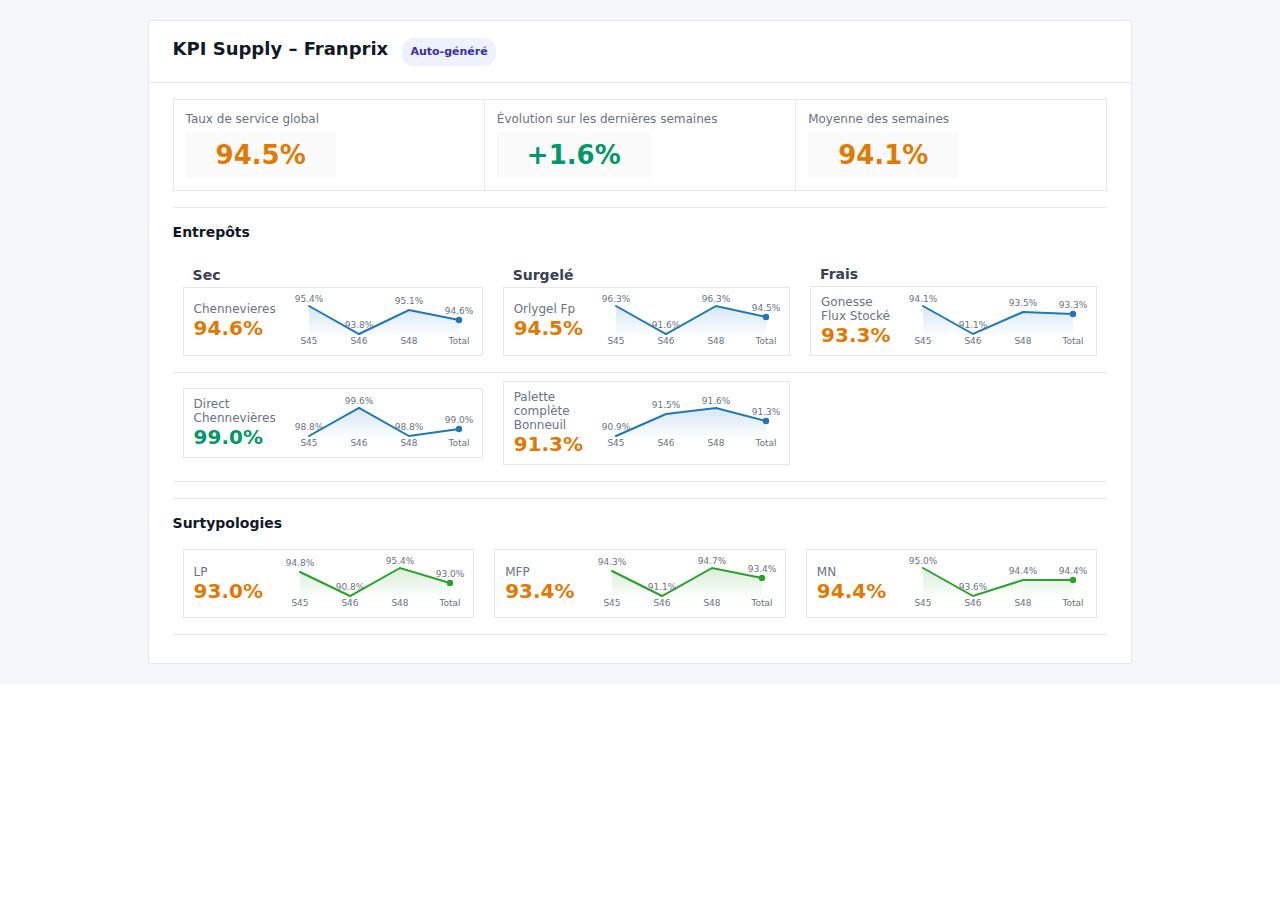
<file: Index.html>
<!DOCTYPE html>
<html lang="fr">
<head>
<meta charset="utf-8"/>
<meta content="ie=edge" http-equiv="x-ua-compatible"/>
<meta content="width=device-width, initial-scale=1" name="viewport"/>
<title>Newsletter KPI – Supply (Généré le 25/12/2025 16:32)</title>
<style>
  :root {
    --tile-bg: #f8fafc;
    --tile-bd: #e5e7eb;
    --tile-fg: #0f172a;
    --tile-sub:#6b7280;
    --ink:#0c0c0d; --muted:#6b7280; --bd:#e5e7eb; --head:#111827; --bg:#ffffff;
    --s1:#ef4444; --s2:#f59e0b; --s3:#d97706; --s4:#10b981; --s5:#059669;
    --d1:#fda4af; --d2:#93c5fd; --d3:#60a5fa; --d4:#3b82f6; --d5:#1d4ed8;
  }
  body { font-family: system-ui, -apple-system, 'Segoe UI', Roboto, Arial, sans-serif; color:#111827; background:#fff; margin:0; padding:0; }
  .wrapper { width:100%; padding:20px 0; background:#f6f7fb; }
  .container { width:680px; margin:0 auto; background:#ffffff; border:1px solid #e5e7eb; }
  .header { padding:16px 24px; border-bottom:1px solid #e5e7eb; }
  .h1 { font-size:18px; line-height:24px; font-weight:bold; color:#111827; }
  .badge { display:inline-block; padding:2px 8px; font-size:11px; background:#eef2ff; color:#3730a3; border-radius:12px; margin-left:8px; }
  .content { padding:16px 24px 12px 24px; color:#111827; }
  .kpi-card { border:1px solid #e5e7eb; border-radius:8px; padding:12px; }
  .kpi-title { font-size:12px; color:#6b7280; margin:0 0 6px 0; }
  .kpi-value { font-size:26px; font-weight:bold; margin:0; display:inline-block; padding:8px 30px; background:#fafafa; }
  .hr { height:1px; background:#e5e7eb; margin:16px 0; }
  .chart-title { font-size:14px; font-weight:bold; margin:0 0 10px 0; }
  .tiles-grid-table { width:100%; }
  .tile-card { width:100%; border:1px solid #e5e7eb; border-radius:10px; margin-bottom:8px; }
  .tile-left { width:44%; padding:8px 10px; vertical-align:middle; }
  .tile-right { width:56%; padding:6px 8px; vertical-align:middle; }
  .tile-name { font-size:12px; color:#6b7280; }
  .tile-value { font-size:20px; font-weight:bold; color:#111827; }
  .tile-flopfamille1 {font-size: 11px; margin: 2px 0; color:#db6a0e}
  .tile-flopfamille2 {font-size: 11px; margin: 2px 0; color:#2e48da}
  .tile-flopfamille3 {font-size: 11px; margin: 2px 0; color:#68625d}
  .tile-title {font-size: 12px; margin: 4px 0; color:#000000; font-weight:bold;}
  h1 { font-size:14px; margin:8px 0 4px 10px; color:#374151; }

  /* Couleurs des KPI */
  .band-s1 { color:#a80404 !important; }
  .band-s2 { color:#f50b0b !important; }
  .band-s3 { color:#e07a06 !important; }
  .band-s4 { color:#10b981 !important; }
  .band-s5 { color:#059669 !important; }
  .band-na { color:#6b7280 !important; }
  .delta-pos { color:#059669 !important; font-weight:700; }
  .delta-neg { color:#ef4444 !important; font-weight:700; }

  /* Page 2 - Tableau détaillé */
  .wrap { max-width:1320px; margin:0 auto; padding:18px; }
  table { width:100%; border-collapse:collapse; margin-bottom:16px; }
  thead th { font-size:12px; text-transform:uppercase; letter-spacing:.06em; text-align:left; padding:8px 10px; color:#374151; border-bottom:1px solid var(--bd); background:#f9fafb; }
  tbody td { padding:8px 10px; border-bottom:1px solid var(--bd); font-size:13px; vertical-align:middle; }
  .num { text-align:right; font-variant-numeric:tabular-nums; }
  .cat-row td { background:#fcfcfd; font-weight:700; }
  .b-s1,.b-s2,.b-s3,.b-s4,.b-s5,.b-d1,.b-d2,.b-d3,.b-d4,.b-na { display:inline-block; min-width:64px; text-align:center; border-radius:6px; padding:3px 6px; font-weight:700; }
  .b-s1 { background:#ef4444; color:white }
  .b-s2 { background:#f59e0b; color:black }
  .b-s3 { background:#d97706; color:white }
  .b-s4 { background:#10b981; color:white }
  .b-s5 { background:#059669; color:white }
  .b-d1 { background:#fda4af; color:#000 }
  .b-d3 { background:#60a5fa; color:white }
  .b-na { background:#e5e7eb; color:#111827 }
  .sub { color:#6b7280; font-size:12px; }

  /* Styles pour les commentaires */
  .comment-input {
    width: 100%;
    min-width: 200px;
    padding: 6px 8px;
    border: 1px solid #e5e7eb;
    border-radius: 4px;
    font-size: 12px;
    font-family: inherit;
    transition: border-color 0.2s;
  }
  .comment-input:focus {
    outline: none;
    border-color: #3b82f6;
    background-color: #f0f9ff;
  }
  .comment-input.has-value {
    background-color: #f0fdf4;
    border-color: #10b981;
  }

  /* Toolbar pour les actions */
  .comment-toolbar {
    position: sticky;
    top: 0;
    background: #ffffff;
    border-bottom: 2px solid #e5e7eb;
    padding: 12px 18px;
    display: flex;
    gap: 10px;
    align-items: center;
    z-index: 100;
    box-shadow: 0 2px 4px rgba(0,0,0,0.05);
  }
  .btn {
    padding: 8px 16px;
    border: 1px solid #d1d5db;
    border-radius: 6px;
    background: #ffffff;
    color: #374151;
    font-size: 13px;
    font-weight: 500;
    cursor: pointer;
    transition: all 0.2s;
  }
  .btn:hover {
    background: #f9fafb;
    border-color: #9ca3af;
  }
  .btn-primary {
    background: #3b82f6;
    color: white;
    border-color: #3b82f6;
  }
  .btn-primary:hover {
    background: #2563eb;
    border-color: #2563eb;
  }
  .btn-success {
    background: #10b981;
    color: white;
    border-color: #10b981;
  }
  .btn-success:hover {
    background: #059669;
    border-color: #059669;
  }
  .status-msg {
    margin-left: auto;
    font-size: 12px;
    color: #6b7280;
    font-style: italic;
  }
  .status-msg.success {
    color: #10b981;
  }

  @media print {
    @page { size: A4 landscape; margin: 10mm; }
    .page-break { page-break-before: always; }
    .comment-toolbar { display: none; }
  }
  @media only screen and (max-width: 700px) {
    .container { width:100% !important; }
    .tiles-grid-table td { display:block; width:100% !important; }
  }
</style>
</head>
<body>

<!-- ========== PAGE 1 : Dashboard KPI ========== -->
<div class="wrapper">
<table border="0" cellpadding="0" cellspacing="0" class="container" role="presentation">
<tr>
<td class="header">
<div class="h1">KPI Supply – Franprix <span class="badge">Auto-généré</span></div>
</td>
</tr>
<tr>
<td class="content">

<!-- KPIs Globaux -->
<table border="0" cellpadding="0" cellspacing="0" role="presentation" width="100%">
<tr>
<td class="kpi-card" style="width:33%">
  <div class="kpi-title">Taux de service global</div>
  <div class="kpi-value band-s3">94.5%</div>
</td>
<td class="kpi-card" style="width:33%">
  <div class="kpi-title">Évolution sur les dernières semaines</div>
  <div class="kpi-value"><span class="delta-pos">+1.6%</span></div>
</td>
<td class="kpi-card" style="width:33%">
  <div class="kpi-title">Moyenne des semaines</div>
  <div class="kpi-value band-s3">94.1%</div>
</td>
</tr>
</table>

<div class="hr"></div>

<!-- Entrepôts -->
<div class="chart-title">Entrepôts</div>
<table border="0" cellpadding="6" cellspacing="0" class="tiles-grid-table" role="presentation" width="100%">
<tr>
<td valign="top" width="33.33%"><table border="0" cellpadding="0" cellspacing="0" class="tile-card" role="presentation">
<tr>
<h1>Sec</h1>
<td class="tile-left">
<div class="tile-name">Chennevieres</div>
<div class="tile-value band-s3">94.6%</div>
</td>
<td class="tile-right">
<svg aria-label="sparkline" height="52" role="img" viewBox="0 0 180 52" width="180" xmlns="http://www.w3.org/2000/svg">
<defs>
<linearGradient id="grad_39" x1="0" x2="0" y1="0" y2="1">
<stop offset="0%" stop-color="#1f77b4" stop-opacity="0.18"></stop>
<stop offset="100%" stop-color="#1f77b4" stop-opacity="0"></stop>
</linearGradient>
</defs>
<path d="M 15 44 L 15 12 L 65 40 L 115 16 L 165 26 L 165 44 Z" fill="url(#grad_39)" stroke="none"></path>
<path d="M 15 12 L 65 40 L 115 16 L 165 26" fill="none" stroke="#1f77b4" stroke-linecap="round" stroke-width="2"></path>
<text fill="#6b7280" font-size="9" text-anchor="middle" x="15" y="8">95.4%</text><text fill="#6b7280" font-size="9" text-anchor="middle" x="65" y="34">93.8%</text><text fill="#6b7280" font-size="9" text-anchor="middle" x="115" y="10">95.1%</text><text fill="#6b7280" font-size="9" text-anchor="middle" x="165" y="20">94.6%</text>
<text fill="#6b7280" font-size="9" text-anchor="middle" x="15" y="50">S45</text><text fill="#6b7280" font-size="9" text-anchor="middle" x="65" y="50">S46</text><text fill="#6b7280" font-size="9" text-anchor="middle" x="115" y="50">S48</text><text fill="#6b7280" font-size="9" text-anchor="middle" x="165" y="50">Total</text>
<circle cx="165" cy="26" fill="#1f77b4" r="3.2"></circle>
</svg>
</td>
</tr>
</table></td>
<td valign="top" width="33.33%"><table border="0" cellpadding="0" cellspacing="0" class="tile-card" role="presentation">
<tr>
<h1>Surgelé</h1>
<td class="tile-left">
<div class="tile-name">Orlygel Fp</div>
<div class="tile-value band-s3">94.5%</div>
</td>
<td class="tile-right">
<svg aria-label="sparkline" height="52" role="img" viewBox="0 0 180 52" width="180" xmlns="http://www.w3.org/2000/svg">
<defs>
<linearGradient id="grad_1653" x1="0" x2="0" y1="0" y2="1">
<stop offset="0%" stop-color="#1f77b4" stop-opacity="0.18"></stop>
<stop offset="100%" stop-color="#1f77b4" stop-opacity="0"></stop>
</linearGradient>
</defs>
<path d="M 15 44 L 15 12 L 65 40 L 115 12 L 165 23 L 165 44 Z" fill="url(#grad_1653)" stroke="none"></path>
<path d="M 15 12 L 65 40 L 115 12 L 165 23" fill="none" stroke="#1f77b4" stroke-linecap="round" stroke-width="2"></path>
<text fill="#6b7280" font-size="9" text-anchor="middle" x="15" y="8">96.3%</text><text fill="#6b7280" font-size="9" text-anchor="middle" x="65" y="34">91.6%</text><text fill="#6b7280" font-size="9" text-anchor="middle" x="115" y="8">96.3%</text><text fill="#6b7280" font-size="9" text-anchor="middle" x="165" y="17">94.5%</text>
<text fill="#6b7280" font-size="9" text-anchor="middle" x="15" y="50">S45</text><text fill="#6b7280" font-size="9" text-anchor="middle" x="65" y="50">S46</text><text fill="#6b7280" font-size="9" text-anchor="middle" x="115" y="50">S48</text><text fill="#6b7280" font-size="9" text-anchor="middle" x="165" y="50">Total</text>
<circle cx="165" cy="23" fill="#1f77b4" r="3.2"></circle>
</svg>
</td>
</tr>
</table></td>
<td valign="top" width="33.33%"><table border="0" cellpadding="0" cellspacing="0" class="tile-card" role="presentation">
<tr>
<h1>Frais</h1>
<td class="tile-left">
<div class="tile-name">Gonesse Flux Stocké</div>
<div class="tile-value band-s3">93.3%</div>
</td>
<td class="tile-right">
<svg aria-label="sparkline" height="52" role="img" viewBox="0 0 180 52" width="180" xmlns="http://www.w3.org/2000/svg">
<defs>
<linearGradient id="grad_8446" x1="0" x2="0" y1="0" y2="1">
<stop offset="0%" stop-color="#1f77b4" stop-opacity="0.18"></stop>
<stop offset="100%" stop-color="#1f77b4" stop-opacity="0"></stop>
</linearGradient>
</defs>
<path d="M 15 44 L 15 12 L 65 40 L 115 18 L 165 20 L 165 44 Z" fill="url(#grad_8446)" stroke="none"></path>
<path d="M 15 12 L 65 40 L 115 18 L 165 20" fill="none" stroke="#1f77b4" stroke-linecap="round" stroke-width="2"></path>
<text fill="#6b7280" font-size="9" text-anchor="middle" x="15" y="8">94.1%</text><text fill="#6b7280" font-size="9" text-anchor="middle" x="65" y="34">91.1%</text><text fill="#6b7280" font-size="9" text-anchor="middle" x="115" y="12">93.5%</text><text fill="#6b7280" font-size="9" text-anchor="middle" x="165" y="14">93.3%</text>
<text fill="#6b7280" font-size="9" text-anchor="middle" x="15" y="50">S45</text><text fill="#6b7280" font-size="9" text-anchor="middle" x="65" y="50">S46</text><text fill="#6b7280" font-size="9" text-anchor="middle" x="115" y="50">S48</text><text fill="#6b7280" font-size="9" text-anchor="middle" x="165" y="50">Total</text>
<circle cx="165" cy="20" fill="#1f77b4" r="3.2"></circle>
</svg>
</td>
</tr>
</table></td>
</tr>
<tr>
<td valign="top" width="33.33%"><table border="0" cellpadding="0" cellspacing="0" class="tile-card" role="presentation">
<tr>

<td class="tile-left">
<div class="tile-name">Direct Chennevières</div>
<div class="tile-value band-s5">99.0%</div>
</td>
<td class="tile-right">
<svg aria-label="sparkline" height="52" role="img" viewBox="0 0 180 52" width="180" xmlns="http://www.w3.org/2000/svg">
<defs>
<linearGradient id="grad_208" x1="0" x2="0" y1="0" y2="1">
<stop offset="0%" stop-color="#1f77b4" stop-opacity="0.18"></stop>
<stop offset="100%" stop-color="#1f77b4" stop-opacity="0"></stop>
</linearGradient>
</defs>
<path d="M 15 44 L 15 40 L 65 12 L 115 40 L 165 33 L 165 44 Z" fill="url(#grad_208)" stroke="none"></path>
<path d="M 15 40 L 65 12 L 115 40 L 165 33" fill="none" stroke="#1f77b4" stroke-linecap="round" stroke-width="2"></path>
<text fill="#6b7280" font-size="9" text-anchor="middle" x="15" y="34">98.8%</text><text fill="#6b7280" font-size="9" text-anchor="middle" x="65" y="8">99.6%</text><text fill="#6b7280" font-size="9" text-anchor="middle" x="115" y="34">98.8%</text><text fill="#6b7280" font-size="9" text-anchor="middle" x="165" y="27">99.0%</text>
<text fill="#6b7280" font-size="9" text-anchor="middle" x="15" y="50">S45</text><text fill="#6b7280" font-size="9" text-anchor="middle" x="65" y="50">S46</text><text fill="#6b7280" font-size="9" text-anchor="middle" x="115" y="50">S48</text><text fill="#6b7280" font-size="9" text-anchor="middle" x="165" y="50">Total</text>
<circle cx="165" cy="33" fill="#1f77b4" r="3.2"></circle>
</svg>
</td>
</tr>
</table></td>
<td valign="top" width="33.33%"><table border="0" cellpadding="0" cellspacing="0" class="tile-card" role="presentation">
<tr>

<td class="tile-left">
<div class="tile-name">Palette complète Bonneuil</div>
<div class="tile-value band-s3">91.3%</div>
</td>
<td class="tile-right">
<svg aria-label="sparkline" height="52" role="img" viewBox="0 0 180 52" width="180" xmlns="http://www.w3.org/2000/svg">
<defs>
<linearGradient id="grad_3129" x1="0" x2="0" y1="0" y2="1">
<stop offset="0%" stop-color="#1f77b4" stop-opacity="0.18"></stop>
<stop offset="100%" stop-color="#1f77b4" stop-opacity="0"></stop>
</linearGradient>
</defs>
<path d="M 15 44 L 15 40 L 65 18 L 115 12 L 165 25 L 165 44 Z" fill="url(#grad_3129)" stroke="none"></path>
<path d="M 15 40 L 65 18 L 115 12 L 165 25" fill="none" stroke="#1f77b4" stroke-linecap="round" stroke-width="2"></path>
<text fill="#6b7280" font-size="9" text-anchor="middle" x="15" y="34">90.9%</text><text fill="#6b7280" font-size="9" text-anchor="middle" x="65" y="12">91.5%</text><text fill="#6b7280" font-size="9" text-anchor="middle" x="115" y="8">91.6%</text><text fill="#6b7280" font-size="9" text-anchor="middle" x="165" y="19">91.3%</text>
<text fill="#6b7280" font-size="9" text-anchor="middle" x="15" y="50">S45</text><text fill="#6b7280" font-size="9" text-anchor="middle" x="65" y="50">S46</text><text fill="#6b7280" font-size="9" text-anchor="middle" x="115" y="50">S48</text><text fill="#6b7280" font-size="9" text-anchor="middle" x="165" y="50">Total</text>
<circle cx="165" cy="25" fill="#1f77b4" r="3.2"></circle>
</svg>
</td>
</tr>
</table></td>
<td valign="top" width="33.33%"></td>
</tr>
</table>

<div class="hr"></div>

<!-- Surtypologies -->
<div class="chart-title">Surtypologies</div>
<table border="0" cellpadding="6" cellspacing="0" class="tiles-grid-table" role="presentation" width="100%">
<tr>
<td valign="top" width="33.33%"><table border="0" cellpadding="0" cellspacing="0" class="tile-card" role="presentation">
<tr>

<td class="tile-left">
<div class="tile-name">LP</div>
<div class="tile-value band-s3">93.0%</div>
</td>
<td class="tile-right">
<svg aria-label="sparkline" height="52" role="img" viewBox="0 0 180 52" width="180" xmlns="http://www.w3.org/2000/svg">
<defs>
<linearGradient id="grad_7553" x1="0" x2="0" y1="0" y2="1">
<stop offset="0%" stop-color="#2ca02c" stop-opacity="0.18"></stop>
<stop offset="100%" stop-color="#2ca02c" stop-opacity="0"></stop>
</linearGradient>
</defs>
<path d="M 15 44 L 15 16 L 65 40 L 115 12 L 165 27 L 165 44 Z" fill="url(#grad_7553)" stroke="none"></path>
<path d="M 15 16 L 65 40 L 115 12 L 165 27" fill="none" stroke="#2ca02c" stroke-linecap="round" stroke-width="2"></path>
<text fill="#6b7280" font-size="9" text-anchor="middle" x="15" y="10">94.8%</text><text fill="#6b7280" font-size="9" text-anchor="middle" x="65" y="34">90.8%</text><text fill="#6b7280" font-size="9" text-anchor="middle" x="115" y="8">95.4%</text><text fill="#6b7280" font-size="9" text-anchor="middle" x="165" y="21">93.0%</text>
<text fill="#6b7280" font-size="9" text-anchor="middle" x="15" y="50">S45</text><text fill="#6b7280" font-size="9" text-anchor="middle" x="65" y="50">S46</text><text fill="#6b7280" font-size="9" text-anchor="middle" x="115" y="50">S48</text><text fill="#6b7280" font-size="9" text-anchor="middle" x="165" y="50">Total</text>
<circle cx="165" cy="27" fill="#2ca02c" r="3.2"></circle>
</svg>
</td>
</tr>
</table></td>
<td valign="top" width="33.33%"><table border="0" cellpadding="0" cellspacing="0" class="tile-card" role="presentation">
<tr>

<td class="tile-left">
<div class="tile-name">MFP</div>
<div class="tile-value band-s3">93.4%</div>
</td>
<td class="tile-right">
<svg aria-label="sparkline" height="52" role="img" viewBox="0 0 180 52" width="180" xmlns="http://www.w3.org/2000/svg">
<defs>
<linearGradient id="grad_5065" x1="0" x2="0" y1="0" y2="1">
<stop offset="0%" stop-color="#2ca02c" stop-opacity="0.18"></stop>
<stop offset="100%" stop-color="#2ca02c" stop-opacity="0"></stop>
</linearGradient>
</defs>
<path d="M 15 44 L 15 15 L 65 40 L 115 12 L 165 22 L 165 44 Z" fill="url(#grad_5065)" stroke="none"></path>
<path d="M 15 15 L 65 40 L 115 12 L 165 22" fill="none" stroke="#2ca02c" stroke-linecap="round" stroke-width="2"></path>
<text fill="#6b7280" font-size="9" text-anchor="middle" x="15" y="9">94.3%</text><text fill="#6b7280" font-size="9" text-anchor="middle" x="65" y="34">91.1%</text><text fill="#6b7280" font-size="9" text-anchor="middle" x="115" y="8">94.7%</text><text fill="#6b7280" font-size="9" text-anchor="middle" x="165" y="16">93.4%</text>
<text fill="#6b7280" font-size="9" text-anchor="middle" x="15" y="50">S45</text><text fill="#6b7280" font-size="9" text-anchor="middle" x="65" y="50">S46</text><text fill="#6b7280" font-size="9" text-anchor="middle" x="115" y="50">S48</text><text fill="#6b7280" font-size="9" text-anchor="middle" x="165" y="50">Total</text>
<circle cx="165" cy="22" fill="#2ca02c" r="3.2"></circle>
</svg>
</td>
</tr>
</table></td>
<td valign="top" width="33.33%"><table border="0" cellpadding="0" cellspacing="0" class="tile-card" role="presentation">
<tr>

<td class="tile-left">
<div class="tile-name">MN</div>
<div class="tile-value band-s3">94.4%</div>
</td>
<td class="tile-right">
<svg aria-label="sparkline" height="52" role="img" viewBox="0 0 180 52" width="180" xmlns="http://www.w3.org/2000/svg">
<defs>
<linearGradient id="grad_650" x1="0" x2="0" y1="0" y2="1">
<stop offset="0%" stop-color="#2ca02c" stop-opacity="0.18"></stop>
<stop offset="100%" stop-color="#2ca02c" stop-opacity="0"></stop>
</linearGradient>
</defs>
<path d="M 15 44 L 15 12 L 65 40 L 115 24 L 165 24 L 165 44 Z" fill="url(#grad_650)" stroke="none"></path>
<path d="M 15 12 L 65 40 L 115 24 L 165 24" fill="none" stroke="#2ca02c" stroke-linecap="round" stroke-width="2"></path>
<text fill="#6b7280" font-size="9" text-anchor="middle" x="15" y="8">95.0%</text><text fill="#6b7280" font-size="9" text-anchor="middle" x="65" y="34">93.6%</text><text fill="#6b7280" font-size="9" text-anchor="middle" x="115" y="18">94.4%</text><text fill="#6b7280" font-size="9" text-anchor="middle" x="165" y="18">94.4%</text>
<text fill="#6b7280" font-size="9" text-anchor="middle" x="15" y="50">S45</text><text fill="#6b7280" font-size="9" text-anchor="middle" x="65" y="50">S46</text><text fill="#6b7280" font-size="9" text-anchor="middle" x="115" y="50">S48</text><text fill="#6b7280" font-size="9" text-anchor="middle" x="165" y="50">Total</text>
<circle cx="165" cy="24" fill="#2ca02c" r="3.2"></circle>
</svg>
</td>
</tr>
</table></td>
</tr>
</table>

</td>
</tr>
</table>
</div>

<!-- ========== PAGE 2 : Tableau détaillé ========== -->
<d
</file>
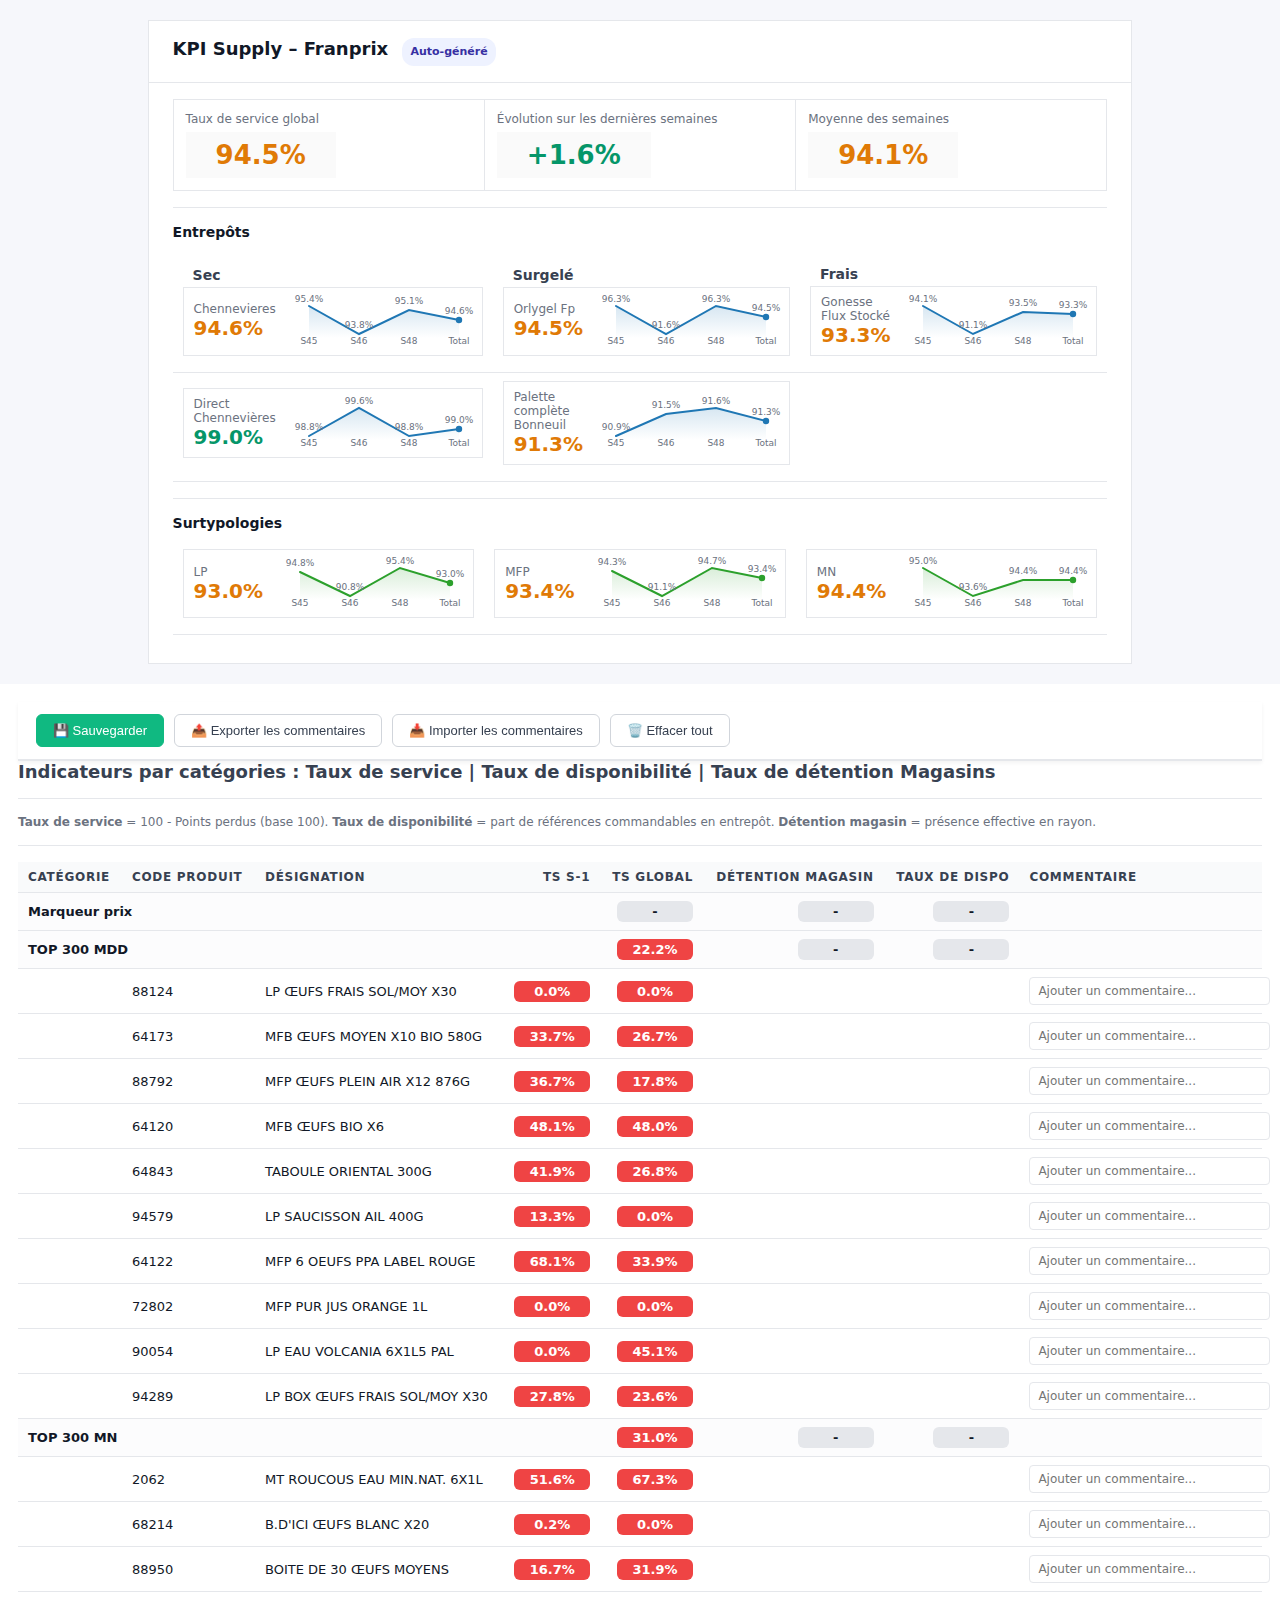
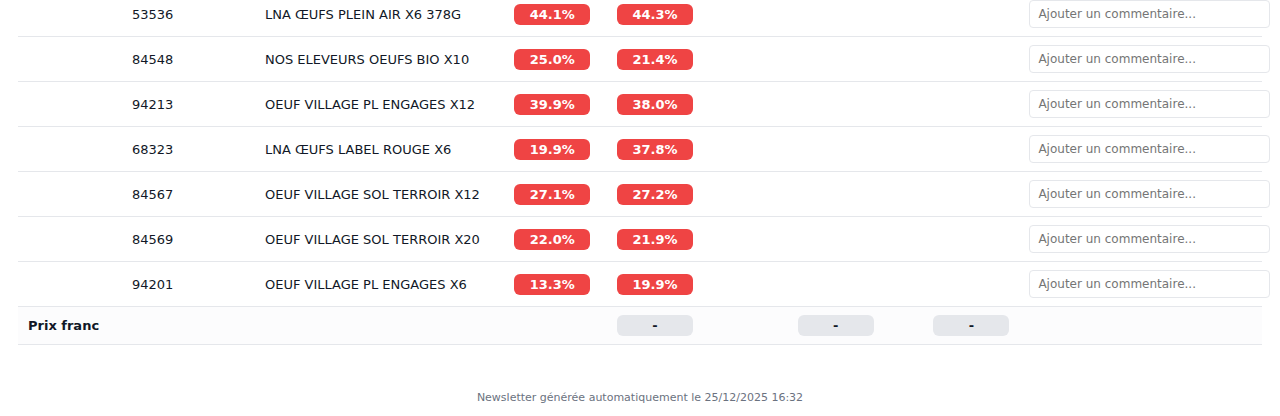
<file: newsletter-kpi.html>
<!DOCTYPE html>
<html lang="fr">
<head>
<meta charset="utf-8"/>
<meta content="ie=edge" http-equiv="x-ua-compatible"/>
<meta content="width=device-width, initial-scale=1" name="viewport"/>
<title>Newsletter KPI – Supply (Généré le 25/12/2025 16:32)</title>
<style>
  :root {
    --tile-bg: #f8fafc;
    --tile-bd: #e5e7eb;
    --tile-fg: #0f172a;
    --tile-sub:#6b7280;
    --ink:#0c0c0d; --muted:#6b7280; --bd:#e5e7eb; --head:#111827; --bg:#ffffff;
    --s1:#ef4444; --s2:#f59e0b; --s3:#d97706; --s4:#10b981; --s5:#059669;
    --d1:#fda4af; --d2:#93c5fd; --d3:#60a5fa; --d4:#3b82f6; --d5:#1d4ed8;
  }
  body { font-family: system-ui, -apple-system, 'Segoe UI', Roboto, Arial, sans-serif; color:#111827; background:#fff; margin:0; padding:0; }
  .wrapper { width:100%; padding:20px 0; background:#f6f7fb; }
  .container { width:680px; margin:0 auto; background:#ffffff; border:1px solid #e5e7eb; }
  .header { padding:16px 24px; border-bottom:1px solid #e5e7eb; }
  .h1 { font-size:18px; line-height:24px; font-weight:bold; color:#111827; }
  .badge { display:inline-block; padding:2px 8px; font-size:11px; background:#eef2ff; color:#3730a3; border-radius:12px; margin-left:8px; }
  .content { padding:16px 24px 12px 24px; color:#111827; }
  .kpi-card { border:1px solid #e5e7eb; border-radius:8px; padding:12px; }
  .kpi-title { font-size:12px; color:#6b7280; margin:0 0 6px 0; }
  .kpi-value { font-size:26px; font-weight:bold; margin:0; display:inline-block; padding:8px 30px; background:#fafafa; }
  .hr { height:1px; background:#e5e7eb; margin:16px 0; }
  .chart-title { font-size:14px; font-weight:bold; margin:0 0 10px 0; }
  .tiles-grid-table { width:100%; }
  .tile-card { width:100%; border:1px solid #e5e7eb; border-radius:10px; margin-bottom:8px; }
  .tile-left { width:44%; padding:8px 10px; vertical-align:middle; }
  .tile-right { width:56%; padding:6px 8px; vertical-align:middle; }
  .tile-name { font-size:12px; color:#6b7280; }
  .tile-value { font-size:20px; font-weight:bold; color:#111827; }
  .tile-flopfamille1 {font-size: 11px; margin: 2px 0; color:#db6a0e}
  .tile-flopfamille2 {font-size: 11px; margin: 2px 0; color:#2e48da}
  .tile-flopfamille3 {font-size: 11px; margin: 2px 0; color:#68625d}
  .tile-title {font-size: 12px; margin: 4px 0; color:#000000; font-weight:bold;}
  h1 { font-size:14px; margin:8px 0 4px 10px; color:#374151; }

  /* Couleurs des KPI */
  .band-s1 { color:#a80404 !important; }
  .band-s2 { color:#f50b0b !important; }
  .band-s3 { color:#e07a06 !important; }
  .band-s4 { color:#10b981 !important; }
  .band-s5 { color:#059669 !important; }
  .band-na { color:#6b7280 !important; }
  .delta-pos { color:#059669 !important; font-weight:700; }
  .delta-neg { color:#ef4444 !important; font-weight:700; }

  /* Page 2 - Tableau détaillé */
  .wrap { max-width:1320px; margin:0 auto; padding:18px; }
  table { width:100%; border-collapse:collapse; margin-bottom:16px; }
  thead th { font-size:12px; text-transform:uppercase; letter-spacing:.06em; text-align:left; padding:8px 10px; color:#374151; border-bottom:1px solid var(--bd); background:#f9fafb; }
  tbody td { padding:8px 10px; border-bottom:1px solid var(--bd); font-size:13px; vertical-align:middle; }
  .num { text-align:right; font-variant-numeric:tabular-nums; }
  .cat-row td { background:#fcfcfd; font-weight:700; }
  .b-s1,.b-s2,.b-s3,.b-s4,.b-s5,.b-d1,.b-d2,.b-d3,.b-d4,.b-na { display:inline-block; min-width:64px; text-align:center; border-radius:6px; padding:3px 6px; font-weight:700; }
  .b-s1 { background:#ef4444; color:white }
  .b-s2 { background:#f59e0b; color:black }
  .b-s3 { background:#d97706; color:white }
  .b-s4 { background:#10b981; color:white }
  .b-s5 { background:#059669; color:white }
  .b-d1 { background:#fda4af; color:#000 }
  .b-d3 { background:#60a5fa; color:white }
  .b-na { background:#e5e7eb; color:#111827 }
  .sub { color:#6b7280; font-size:12px; }

  /* Styles pour les commentaires */
  .comment-input {
    width: 100%;
    min-width: 200px;
    padding: 6px 8px;
    border: 1px solid #e5e7eb;
    border-radius: 4px;
    font-size: 12px;
    font-family: inherit;
    transition: border-color 0.2s;
  }
  .comment-input:focus {
    outline: none;
    border-color: #3b82f6;
    background-color: #f0f9ff;
  }
  .comment-input.has-value {
    background-color: #f0fdf4;
    border-color: #10b981;
  }

  /* Toolbar pour les actions */
  .comment-toolbar {
    position: sticky;
    top: 0;
    background: #ffffff;
    border-bottom: 2px solid #e5e7eb;
    padding: 12px 18px;
    display: flex;
    gap: 10px;
    align-items: center;
    z-index: 100;
    box-shadow: 0 2px 4px rgba(0,0,0,0.05);
  }
  .btn {
    padding: 8px 16px;
    border: 1px solid #d1d5db;
    border-radius: 6px;
    background: #ffffff;
    color: #374151;
    font-size: 13px;
    font-weight: 500;
    cursor: pointer;
    transition: all 0.2s;
  }
  .btn:hover {
    background: #f9fafb;
    border-color: #9ca3af;
  }
  .btn-primary {
    background: #3b82f6;
    color: white;
    border-color: #3b82f6;
  }
  .btn-primary:hover {
    background: #2563eb;
    border-color: #2563eb;
  }
  .btn-success {
    background: #10b981;
    color: white;
    border-color: #10b981;
  }
  .btn-success:hover {
    background: #059669;
    border-color: #059669;
  }
  .status-msg {
    margin-left: auto;
    font-size: 12px;
    color: #6b7280;
    font-style: italic;
  }
  .status-msg.success {
    color: #10b981;
  }

  @media print {
    @page { size: A4 landscape; margin: 10mm; }
    .page-break { page-break-before: always; }
    .comment-toolbar { display: none; }
  }
  @media only screen and (max-width: 700px) {
    .container { width:100% !important; }
    .tiles-grid-table td { display:block; width:100% !important; }
  }
</style>
</head>
<body>

<!-- ========== PAGE 1 : Dashboard KPI ========== -->
<div class="wrapper">
<table border="0" cellpadding="0" cellspacing="0" class="container" role="presentation">
<tr>
<td class="header">
<div class="h1">KPI Supply – Franprix <span class="badge">Auto-généré</span></div>
</td>
</tr>
<tr>
<td class="content">

<!-- KPIs Globaux -->
<table border="0" cellpadding="0" cellspacing="0" role="presentation" width="100%">
<tr>
<td class="kpi-card" style="width:33%">
  <div class="kpi-title">Taux de service global</div>
  <div class="kpi-value band-s3">94.5%</div>
</td>
<td class="kpi-card" style="width:33%">
  <div class="kpi-title">Évolution sur les dernières semaines</div>
  <div class="kpi-value"><span class="delta-pos">+1.6%</span></div>
</td>
<td class="kpi-card" style="width:33%">
  <div class="kpi-title">Moyenne des semaines</div>
  <div class="kpi-value band-s3">94.1%</div>
</td>
</tr>
</table>

<div class="hr"></div>

<!-- Entrepôts -->
<div class="chart-title">Entrepôts</div>
<table border="0" cellpadding="6" cellspacing="0" class="tiles-grid-table" role="presentation" width="100%">
<tr>
<td valign="top" width="33.33%"><table border="0" cellpadding="0" cellspacing="0" class="tile-card" role="presentation">
<tr>
<h1>Sec</h1>
<td class="tile-left">
<div class="tile-name">Chennevieres</div>
<div class="tile-value band-s3">94.6%</div>
</td>
<td class="tile-right">
<svg aria-label="sparkline" height="52" role="img" viewBox="0 0 180 52" width="180" xmlns="http://www.w3.org/2000/svg">
<defs>
<linearGradient id="grad_39" x1="0" x2="0" y1="0" y2="1">
<stop offset="0%" stop-color="#1f77b4" stop-opacity="0.18"></stop>
<stop offset="100%" stop-color="#1f77b4" stop-opacity="0"></stop>
</linearGradient>
</defs>
<path d="M 15 44 L 15 12 L 65 40 L 115 16 L 165 26 L 165 44 Z" fill="url(#grad_39)" stroke="none"></path>
<path d="M 15 12 L 65 40 L 115 16 L 165 26" fill="none" stroke="#1f77b4" stroke-linecap="round" stroke-width="2"></path>
<text fill="#6b7280" font-size="9" text-anchor="middle" x="15" y="8">95.4%</text><text fill="#6b7280" font-size="9" text-anchor="middle" x="65" y="34">93.8%</text><text fill="#6b7280" font-size="9" text-anchor="middle" x="115" y="10">95.1%</text><text fill="#6b7280" font-size="9" text-anchor="middle" x="165" y="20">94.6%</text>
<text fill="#6b7280" font-size="9" text-anchor="middle" x="15" y="50">S45</text><text fill="#6b7280" font-size="9" text-anchor="middle" x="65" y="50">S46</text><text fill="#6b7280" font-size="9" text-anchor="middle" x="115" y="50">S48</text><text fill="#6b7280" font-size="9" text-anchor="middle" x="165" y="50">Total</text>
<circle cx="165" cy="26" fill="#1f77b4" r="3.2"></circle>
</svg>
</td>
</tr>
</table></td>
<td valign="top" width="33.33%"><table border="0" cellpadding="0" cellspacing="0" class="tile-card" role="presentation">
<tr>
<h1>Surgelé</h1>
<td class="tile-left">
<div class="tile-name">Orlygel Fp</div>
<div class="tile-value band-s3">94.5%</div>
</td>
<td class="tile-right">
<svg aria-label="sparkline" height="52" role="img" viewBox="0 0 180 52" width="180" xmlns="http://www.w3.org/2000/svg">
<defs>
<linearGradient id="grad_1653" x1="0" x2="0" y1="0" y2="1">
<stop offset="0%" stop-color="#1f77b4" stop-opacity="0.18"></stop>
<stop offset="100%" stop-color="#1f77b4" stop-opacity="0"></stop>
</linearGradient>
</defs>
<path d="M 15 44 L 15 12 L 65 40 L 115 12 L 165 23 L 165 44 Z" fill="url(#grad_1653)" stroke="none"></path>
<path d="M 15 12 L 65 40 L 115 12 L 165 23" fill="none" stroke="#1f77b4" stroke-linecap="round" stroke-width="2"></path>
<text fill="#6b7280" font-size="9" text-anchor="middle" x="15" y="8">96.3%</text><text fill="#6b7280" font-size="9" text-anchor="middle" x="65" y="34">91.6%</text><text fill="#6b7280" font-size="9" text-anchor="middle" x="115" y="8">96.3%</text><text fill="#6b7280" font-size="9" text-anchor="middle" x="165" y="17">94.5%</text>
<text fill="#6b7280" font-size="9" text-anchor="middle" x="15" y="50">S45</text><text fill="#6b7280" font-size="9" text-anchor="middle" x="65" y="50">S46</text><text fill="#6b7280" font-size="9" text-anchor="middle" x="115" y="50">S48</text><text fill="#6b7280" font-size="9" text-anchor="middle" x="165" y="50">Total</text>
<circle cx="165" cy="23" fill="#1f77b4" r="3.2"></circle>
</svg>
</td>
</tr>
</table></td>
<td valign="top" width="33.33%"><table border="0" cellpadding="0" cellspacing="0" class="tile-card" role="presentation">
<tr>
<h1>Frais</h1>
<td class="tile-left">
<div class="tile-name">Gonesse Flux Stocké</div>
<div class="tile-value band-s3">93.3%</div>
</td>
<td class="tile-right">
<svg aria-label="sparkline" height="52" role="img" viewBox="0 0 180 52" width="180" xmlns="http://www.w3.org/2000/svg">
<defs>
<linearGradient id="grad_8446" x1="0" x2="0" y1="0" y2="1">
<stop offset="0%" stop-color="#1f77b4" stop-opacity="0.18"></stop>
<stop offset="100%" stop-color="#1f77b4" stop-opacity="0"></stop>
</linearGradient>
</defs>
<path d="M 15 44 L 15 12 L 65 40 L 115 18 L 165 20 L 165 44 Z" fill="url(#grad_8446)" stroke="none"></path>
<path d="M 15 12 L 65 40 L 115 18 L 165 20" fill="none" stroke="#1f77b4" stroke-linecap="round" stroke-width="2"></path>
<text fill="#6b7280" font-size="9" text-anchor="middle" x="15" y="8">94.1%</text><text fill="#6b7280" font-size="9" text-anchor="middle" x="65" y="34">91.1%</text><text fill="#6b7280" font-size="9" text-anchor="middle" x="115" y="12">93.5%</text><text fill="#6b7280" font-size="9" text-anchor="middle" x="165" y="14">93.3%</text>
<text fill="#6b7280" font-size="9" text-anchor="middle" x="15" y="50">S45</text><text fill="#6b7280" font-size="9" text-anchor="middle" x="65" y="50">S46</text><text fill="#6b7280" font-size="9" text-anchor="middle" x="115" y="50">S48</text><text fill="#6b7280" font-size="9" text-anchor="middle" x="165" y="50">Total</text>
<circle cx="165" cy="20" fill="#1f77b4" r="3.2"></circle>
</svg>
</td>
</tr>
</table></td>
</tr>
<tr>
<td valign="top" width="33.33%"><table border="0" cellpadding="0" cellspacing="0" class="tile-card" role="presentation">
<tr>

<td class="tile-left">
<div class="tile-name">Direct Chennevières</div>
<div class="tile-value band-s5">99.0%</div>
</td>
<td class="tile-right">
<svg aria-label="sparkline" height="52" role="img" viewBox="0 0 180 52" width="180" xmlns="http://www.w3.org/2000/svg">
<defs>
<linearGradient id="grad_208" x1="0" x2="0" y1="0" y2="1">
<stop offset="0%" stop-color="#1f77b4" stop-opacity="0.18"></stop>
<stop offset="100%" stop-color="#1f77b4" stop-opacity="0"></stop>
</linearGradient>
</defs>
<path d="M 15 44 L 15 40 L 65 12 L 115 40 L 165 33 L 165 44 Z" fill="url(#grad_208)" stroke="none"></path>
<path d="M 15 40 L 65 12 L 115 40 L 165 33" fill="none" stroke="#1f77b4" stroke-linecap="round" stroke-width="2"></path>
<text fill="#6b7280" font-size="9" text-anchor="middle" x="15" y="34">98.8%</text><text fill="#6b7280" font-size="9" text-anchor="middle" x="65" y="8">99.6%</text><text fill="#6b7280" font-size="9" text-anchor="middle" x="115" y="34">98.8%</text><text fill="#6b7280" font-size="9" text-anchor="middle" x="165" y="27">99.0%</text>
<text fill="#6b7280" font-size="9" text-anchor="middle" x="15" y="50">S45</text><text fill="#6b7280" font-size="9" text-anchor="middle" x="65" y="50">S46</text><text fill="#6b7280" font-size="9" text-anchor="middle" x="115" y="50">S48</text><text fill="#6b7280" font-size="9" text-anchor="middle" x="165" y="50">Total</text>
<circle cx="165" cy="33" fill="#1f77b4" r="3.2"></circle>
</svg>
</td>
</tr>
</table></td>
<td valign="top" width="33.33%"><table border="0" cellpadding="0" cellspacing="0" class="tile-card" role="presentation">
<tr>

<td class="tile-left">
<div class="tile-name">Palette complète Bonneuil</div>
<div class="tile-value band-s3">91.3%</div>
</td>
<td class="tile-right">
<svg aria-label="sparkline" height="52" role="img" viewBox="0 0 180 52" width="180" xmlns="http://www.w3.org/2000/svg">
<defs>
<linearGradient id="grad_3129" x1="0" x2="0" y1="0" y2="1">
<stop offset="0%" stop-color="#1f77b4" stop-opacity="0.18"></stop>
<stop offset="100%" stop-color="#1f77b4" stop-opacity="0"></stop>
</linearGradient>
</defs>
<path d="M 15 44 L 15 40 L 65 18 L 115 12 L 165 25 L 165 44 Z" fill="url(#grad_3129)" stroke="none"></path>
<path d="M 15 40 L 65 18 L 115 12 L 165 25" fill="none" stroke="#1f77b4" stroke-linecap="round" stroke-width="2"></path>
<text fill="#6b7280" font-size="9" text-anchor="middle" x="15" y="34">90.9%</text><text fill="#6b7280" font-size="9" text-anchor="middle" x="65" y="12">91.5%</text><text fill="#6b7280" font-size="9" text-anchor="middle" x="115" y="8">91.6%</text><text fill="#6b7280" font-size="9" text-anchor="middle" x="165" y="19">91.3%</text>
<text fill="#6b7280" font-size="9" text-anchor="middle" x="15" y="50">S45</text><text fill="#6b7280" font-size="9" text-anchor="middle" x="65" y="50">S46</text><text fill="#6b7280" font-size="9" text-anchor="middle" x="115" y="50">S48</text><text fill="#6b7280" font-size="9" text-anchor="middle" x="165" y="50">Total</text>
<circle cx="165" cy="25" fill="#1f77b4" r="3.2"></circle>
</svg>
</td>
</tr>
</table></td>
<td valign="top" width="33.33%"></td>
</tr>
</table>

<div class="hr"></div>

<!-- Surtypologies -->
<div class="chart-title">Surtypologies</div>
<table border="0" cellpadding="6" cellspacing="0" class="tiles-grid-table" role="presentation" width="100%">
<tr>
<td valign="top" width="33.33%"><table border="0" cellpadding="0" cellspacing="0" class="tile-card" role="presentation">
<tr>

<td class="tile-left">
<div class="tile-name">LP</div>
<div class="tile-value band-s3">93.0%</div>
</td>
<td class="tile-right">
<svg aria-label="sparkline" height="52" role="img" viewBox="0 0 180 52" width="180" xmlns="http://www.w3.org/2000/svg">
<defs>
<linearGradient id="grad_7553" x1="0" x2="0" y1="0" y2="1">
<stop offset="0%" stop-color="#2ca02c" stop-opacity="0.18"></stop>
<stop offset="100%" stop-color="#2ca02c" stop-opacity="0"></stop>
</linearGradient>
</defs>
<path d="M 15 44 L 15 16 L 65 40 L 115 12 L 165 27 L 165 44 Z" fill="url(#grad_7553)" stroke="none"></path>
<path d="M 15 16 L 65 40 L 115 12 L 165 27" fill="none" stroke="#2ca02c" stroke-linecap="round" stroke-width="2"></path>
<text fill="#6b7280" font-size="9" text-anchor="middle" x="15" y="10">94.8%</text><text fill="#6b7280" font-size="9" text-anchor="middle" x="65" y="34">90.8%</text><text fill="#6b7280" font-size="9" text-anchor="middle" x="115" y="8">95.4%</text><text fill="#6b7280" font-size="9" text-anchor="middle" x="165" y="21">93.0%</text>
<text fill="#6b7280" font-size="9" text-anchor="middle" x="15" y="50">S45</text><text fill="#6b7280" font-size="9" text-anchor="middle" x="65" y="50">S46</text><text fill="#6b7280" font-size="9" text-anchor="middle" x="115" y="50">S48</text><text fill="#6b7280" font-size="9" text-anchor="middle" x="165" y="50">Total</text>
<circle cx="165" cy="27" fill="#2ca02c" r="3.2"></circle>
</svg>
</td>
</tr>
</table></td>
<td valign="top" width="33.33%"><table border="0" cellpadding="0" cellspacing="0" class="tile-card" role="presentation">
<tr>

<td class="tile-left">
<div class="tile-name">MFP</div>
<div class="tile-value band-s3">93.4%</div>
</td>
<td class="tile-right">
<svg aria-label="sparkline" height="52" role="img" viewBox="0 0 180 52" width="180" xmlns="http://www.w3.org/2000/svg">
<defs>
<linearGradient id="grad_5065" x1="0" x2="0" y1="0" y2="1">
<stop offset="0%" stop-color="#2ca02c" stop-opacity="0.18"></stop>
<stop offset="100%" stop-color="#2ca02c" stop-opacity="0"></stop>
</linearGradient>
</defs>
<path d="M 15 44 L 15 15 L 65 40 L 115 12 L 165 22 L 165 44 Z" fill="url(#grad_5065)" stroke="none"></path>
<path d="M 15 15 L 65 40 L 115 12 L 165 22" fill="none" stroke="#2ca02c" stroke-linecap="round" stroke-width="2"></path>
<text fill="#6b7280" font-size="9" text-anchor="middle" x="15" y="9">94.3%</text><text fill="#6b7280" font-size="9" text-anchor="middle" x="65" y="34">91.1%</text><text fill="#6b7280" font-size="9" text-anchor="middle" x="115" y="8">94.7%</text><text fill="#6b7280" font-size="9" text-anchor="middle" x="165" y="16">93.4%</text>
<text fill="#6b7280" font-size="9" text-anchor="middle" x="15" y="50">S45</text><text fill="#6b7280" font-size="9" text-anchor="middle" x="65" y="50">S46</text><text fill="#6b7280" font-size="9" text-anchor="middle" x="115" y="50">S48</text><text fill="#6b7280" font-size="9" text-anchor="middle" x="165" y="50">Total</text>
<circle cx="165" cy="22" fill="#2ca02c" r="3.2"></circle>
</svg>
</td>
</tr>
</table></td>
<td valign="top" width="33.33%"><table border="0" cellpadding="0" cellspacing="0" class="tile-card" role="presentation">
<tr>

<td class="tile-left">
<div class="tile-name">MN</div>
<div class="tile-value band-s3">94.4%</div>
</td>
<td class="tile-right">
<svg aria-label="sparkline" height="52" role="img" viewBox="0 0 180 52" width="180" xmlns="http://www.w3.org/2000/svg">
<defs>
<linearGradient id="grad_650" x1="0" x2="0" y1="0" y2="1">
<stop offset="0%" stop-color="#2ca02c" stop-opacity="0.18"></stop>
<stop offset="100%" stop-color="#2ca02c" stop-opacity="0"></stop>
</linearGradient>
</defs>
<path d="M 15 44 L 15 12 L 65 40 L 115 24 L 165 24 L 165 44 Z" fill="url(#grad_650)" stroke="none"></path>
<path d="M 15 12 L 65 40 L 115 24 L 165 24" fill="none" stroke="#2ca02c" stroke-linecap="round" stroke-width="2"></path>
<text fill="#6b7280" font-size="9" text-anchor="middle" x="15" y="8">95.0%</text><text fill="#6b7280" font-size="9" text-anchor="middle" x="65" y="34">93.6%</text><text fill="#6b7280" font-size="9" text-anchor="middle" x="115" y="18">94.4%</text><text fill="#6b7280" font-size="9" text-anchor="middle" x="165" y="18">94.4%</text>
<text fill="#6b7280" font-size="9" text-anchor="middle" x="15" y="50">S45</text><text fill="#6b7280" font-size="9" text-anchor="middle" x="65" y="50">S46</text><text fill="#6b7280" font-size="9" text-anchor="middle" x="115" y="50">S48</text><text fill="#6b7280" font-size="9" text-anchor="middle" x="165" y="50">Total</text>
<circle cx="165" cy="24" fill="#2ca02c" r="3.2"></circle>
</svg>
</td>
</tr>
</table></td>
</tr>
</table>

</td>
</tr>
</table>
</div>

<!-- ========== PAGE 2 : Tableau détaillé ========== -->
<div class="page-break"></div>
<div class="wrap">

  <!-- Toolbar pour gérer les commentaires -->
  <div class="comment-toolbar">
    <button class="btn btn-success" onclick="saveComments()">💾 Sauvegarder</button>
    <button class="btn" onclick="exportComments()">📤 Exporter les commentaires</button>
    <button class="btn" onclick="importComments()">📥 Importer les commentaires</button>
    <button class="btn" onclick="clearAllComments()">🗑️ Effacer tout</button>
    <input type="file" id="importFile" accept=".json" style="display:none" onchange="handleImportFile(event)">
    <span class="status-msg" id="statusMsg"></span>
  </div>

  <header style="margin-bottom:8px;">
    <h1 style="font-size:18px; margin:0;">Indicateurs par catégories : Taux de service | Taux de disponibilité | Taux de détention Magasins</h1>
  </header>

  <div class="hr"></div>
  <div class="sub">
    <strong>Taux de service</strong> = 100 - Points perdus (base 100).
    <strong>Taux de disponibilité</strong> = part de références commandables en entrepôt.
    <strong>Détention magasin</strong> = présence effective en rayon.
  </div>
  <div class="hr"></div>

  <table id="kpiTable">
    <thead>
      <tr>
        <th>Catégorie</th>
        <th>Code Produit</th>
        <th>Désignation</th>
        <th class="num">TS S-1</th>
        <th class="num">TS Global</th>
        <th class="num">Détention magasin</th>
        <th class="num">Taux de dispo</th>
        <th style="min-width: 200px;">Commentaire</th>
      </tr>
    </thead>
    <tbody>
<tr class="cat-row">
  <td colspan="4">Marqueur prix</td>
  <td class="num"><span class="b-na">-</span></td>
  <td class="num"><span class="b-na">-</span></td>
  <td class="num"><span class="b-na">-</span></td>
  <td></td>
</tr>

<tr class="cat-row">
  <td colspan="4">TOP 300 MDD</td>
  <td class="num"><span class="b-s1">22.2%</span></td>
  <td class="num"><span class="b-na">-</span></td>
  <td class="num"><span class="b-na">-</span></td>
  <td></td>
</tr>
<tr data-product-code="88124">
  <td></td>
  <td>88124</td>
  <td>LP ŒUFS FRAIS SOL/MOY X30</td>
  <td class="num"><span class="b-s1">0.0%</span></td>
  <td class="num"><span class="b-s1">0.0%</span></td>
  <td class="num"></td>
  <td class="num"></td>
  <td><input type="text" class="comment-input" data-product="88124" placeholder="Ajouter un commentaire..."></td>
</tr>
<tr data-product-code="64173">
  <td></td>
  <td>64173</td>
  <td>MFB ŒUFS MOYEN X10 BIO 580G</td>
  <td class="num"><span class="b-s1">33.7%</span></td>
  <td class="num"><span class="b-s1">26.7%</span></td>
  <td class="num"></td>
  <td class="num"></td>
  <td><input type="text" class="comment-input" data-product="64173" placeholder="Ajouter un commentaire..."></td>
</tr>
<tr data-product-code="88792">
  <td></td>
  <td>88792</td>
  <td>MFP ŒUFS PLEIN AIR X12 876G</td>
  <td class="num"><span class="b-s1">36.7%</span></td>
  <td class="num"><span class="b-s1">17.8%</span></td>
  <td class="num"></td>
  <td class="num"></td>
  <td><input type="text" class="comment-input" data-product="88792" placeholder="Ajouter un commentaire..."></td>
</tr>
<tr data-product-code="64120">
  <td></td>
  <td>64120</td>
  <td>MFB ŒUFS BIO X6</td>
  <td class="num"><span class="b-s1">48.1%</span></td>
  <td class="num"><span class="b-s1">48.0%</span></td>
  <td class="num"></td>
  <td class="num"></td>
  <td><input type="text" class="comment-input" data-product="64120" placeholder="Ajouter un commentaire..."></td>
</tr>
<tr data-product-code="64843">
  <td></td>
  <td>64843</td>
  <td>TABOULE ORIENTAL 300G</td>
  <td class="num"><span class="b-s1">41.9%</span></td>
  <td class="num"><span class="b-s1">26.8%</span></td>
  <td class="num"></td>
  <td class="num"></td>
  <td><input type="text" class="comment-input" data-product="64843" placeholder="Ajouter un commentaire..."></td>
</tr>
<tr data-product-code="94579">
  <td></td>
  <td>94579</td>
  <td>LP SAUCISSON AIL 400G</td>
  <td class="num"><span class="b-s1">13.3%</span></td>
  <td class="num"><span class="b-s1">0.0%</span></td>
  <td class="num"></td>
  <td class="num"></td>
  <td><input type="text" class="comment-input" data-product="94579" placeholder="Ajouter un commentaire..."></td>
</tr>
<tr data-product-code="64122">
  <td></td>
  <td>64122</td>
  <td>MFP 6 OEUFS PPA LABEL ROUGE</td>
  <td class="num"><span class="b-s1">68.1%</span></td>
  <td class="num"><span class="b-s1">33.9%</span></td>
  <td class="num"></td>
  <td class="num"></td>
  <td><input type="text" class="comment-input" data-product="64122" placeholder="Ajouter un commentaire..."></td>
</tr>
<tr data-product-code="72802">
  <td></td>
  <td>72802</td>
  <td>MFP PUR JUS ORANGE 1L</td>
  <td class="num"><span class="b-s1">0.0%</span></td>
  <td class="num"><span class="b-s1">0.0%</span></td>
  <td class="num"></td>
  <td class="num"></td>
  <td><input type="text" class="comment-input" data-product="72802" placeholder="Ajouter un commentaire..."></td>
</tr>
<tr data-product-code="90054">
  <td></td>
  <td>90054</td>
  <td>LP EAU VOLCANIA 6X1L5 PAL</td>
  <td class="num"><span class="b-s1">0.0%</span></td>
  <td class="num"><span class="b-s1">45.1%</span></td>
  <td class="num"></td>
  <td class="num"></td>
  <td><input type="text" class="comment-input" data-product="90054" placeholder="Ajouter un commentaire..."></td>
</tr>
<tr data-product-code="94289">
  <td></td>
  <td>94289</td>
  <td>LP BOX ŒUFS FRAIS SOL/MOY X30</td>
  <td class="num"><span class="b-s1">27.8%</span></td>
  <td class="num"><span class="b-s1">23.6%</span></td>
  <td class="num"></td>
  <td class="num"></td>
  <td><input type="text" class="comment-input" data-product="94289" placeholder="Ajouter un commentaire..."></td>
</tr>

<tr class="cat-row">
  <td colspan="4">TOP 300 MN</td>
  <td class="num"><span class="b-s1">31.0%</span></td>
  <td class="num"><span class="b-na">-</span></td>
  <td class="num"><span class="b-na">-</span></td>
  <td></td>
</tr>
<tr data-product-code="2062">
  <td></td>
  <td>2062</td>
  <td>MT ROUCOUS EAU MIN.NAT. 6X1L</td>
  <td class="num"><span class="b-s1">51.6%</span></td>
  <td class="num"><span class="b-s1">67.3%</span></td>
  <td class="num"></td>
  <td class="num"></td>
  <td><input type="text" class="comment-input" data-product="2062" placeholder="Ajouter un commentaire..."></td>
</tr>
<tr data-product-code="68214">
  <td></td>
  <td>68214</td>
  <td>B.D'ICI ŒUFS BLANC X20</td>
  <td class="num"><span class="b-s1">0.2%</span></td>
  <td class="num"><span class="b-s1">0.0%</span></td>
  <td class="num"></td>
  <td class="num"></td>
  <td><input type="text" class="comment-input" data-product="68214" placeholder="Ajouter un commentaire..."></td>
</tr>
<tr data-product-code="88950">
  <td></td>
  <td>88950</td>
  <td>BOITE DE 30 ŒUFS MOYENS</td>
  <td class="num"><span class="b-s1">16.7%</span></td>
  <td class="num"><span class="b-s1">31.9%</span></td>
  <td class="num"></td>
  <td class="num"></td>
  <td><input type="text" class="comment-input" data-product="88950" placeholder="Ajouter un commentaire..."></td>
</tr>
<tr data-product-code="53536">
  <td></td>
  <td>53536</td>
  <td>LNA ŒUFS PLEIN AIR X6 378G</td>
  <td class="num"><span class="b-s1">44.1%</span></td>
  <td class="num"><span class="b-s1">44.3%</span></td>
  <td class="num"></td>
  <td class="num"></td>
  <td><input type="text" class="comment-input" data-product="53536" placeholder="Ajouter un commentaire..."></td>
</tr>
<tr data-product-code="84548">
  <td></td>
  <td>84548</td>
  <td>NOS ELEVEURS OEUFS BIO X10</td>
  <td class="num"><span class="b-s1">25.0%</span></td>
  <td class="num"><span class="b-s1">21.4%</span></td>
  <td class="num"></td>
  <td class="num"></td>
  <td><input type="text" class="comment-input" data-product="84548" placeholder="Ajouter un commentaire..."></td>
</tr>
<tr data-product-code="94213">
  <td></td>
  <td>94213</td>
  <td>OEUF VILLAGE PL ENGAGES X12</td>
  <td class="num"><span class="b-s1">39.9%</span></td>
  <td class="num"><span class="b-s1">38.0%</span></td>
  <td class="num"></td>
  <td class="num"></td>
  <td><input type="text" class="comment-input" data-product="94213" placeholder="Ajouter un commentaire..."></td>
</tr>
<tr data-product-code="68323">
  <td></td>
  <td>68323</td>
  <td>LNA ŒUFS LABEL ROUGE X6</td>
  <td class="num"><span class="b-s1">19.9%</span></td>
  <td class="num"><span class="b-s1">37.8%</span></td>
  <td class="num"></td>
  <td class="num"></td>
  <td><input type="text" class="comment-input" data-product="68323" placeholder="Ajouter un commentaire..."></td>
</tr>
<tr data-product-code="84567">
  <td></td>
  <td>84567</td>
  <td>OEUF VILLAGE SOL TERROIR X12</td>
  <td class="num"><span class="b-s1">27.1%</span></td>
  <td class="num"><span class="b-s1">27.2%</span></td>
  <td class="num"></td>
  <td class="num"></td>
  <td><input type="text" class="comment-input" data-product="84567" placeholder="Ajouter un commentaire..."></td>
</tr>
<tr data-product-code="84569">
  <td></td>
  <td>84569</td>
  <td>OEUF VILLAGE SOL TERROIR X20</td>
  <td class="num"><span class="b-s1">22.0%</span></td>
  <td class="num"><span class="b-s1">21.9%</span></td>
  <td class="num"></td>
  <td class="num"></td>
  <td><input type="text" class="comment-input" data-product="84569" placeholder="Ajouter un commentaire..."></td>
</tr>
<tr data-product-code="94201">
  <td></td>
  <td>94201</td>
  <td>OEUF VILLAGE PL ENGAGES X6</td>
  <td class="num"><span class="b-s1">13.3%</span></td>
  <td class="num"><span class="b-s1">19.9%</span></td>
  <td class="num"></td>
  <td class="num"></td>
  <td><input type="text" class="comment-input" data-product="94201" placeholder="Ajouter un commentaire..."></td>
</tr>

<tr class="cat-row">
  <td colspan="4">Prix franc</td>
  <td class="num"><span class="b-na">-</span></td>
  <td class="num"><span class="b-na">-</span></td>
  <td class="num"><span class="b-na">-</span></td>
  <td></td>
</tr>
    </tbody>
  </table>
</div>

<div class="footer" style="padding:12px 24px; font-size:11px; color:#6b7280; text-align:center;">
  Newsletter générée automatiquement le 25/12/2025 16:32
</div>

<script>
// Système de gestion des commentaires
const STORAGE_KEY = 'kpi_comments';

// Charger les commentaires au démarrage
document.addEventListener('DOMContentLoaded', function() {
  loadComments();

  // Auto-save quand on tape dans un champ
  document.querySelectorAll('.comment-input').forEach(input => {
    input.addEventListener('input', function() {
      if (this.value.trim()) {
        this.classList.add('has-value');
      } else {
        this.classList.remove('has-value');
      }
    });
  });
});

// Charger les commentaires depuis localStorage
function loadComments() {
  try {
    const saved = localStorage.getItem(STORAGE_KEY);
    if (saved) {
      const comments = JSON.parse(saved);
      Object.keys(comments).forEach(productCode => {
        const input = document.querySelector(`input[data-product="${productCode}"]`);
        if (input) {
          input.value = comments[productCode];
          if (comments[productCode].trim()) {
            input.classList.add('has-value');
          }
        }
      });
      showStatus('Commentaires chargés', 'success');
    }
  } catch (e) {
    console.error('Erreur lors du chargement des commentaires:', e);
  }
}

// Sauvegarder les commentaires
function saveComments() {
  try {
    const comments = {};
    document.querySelectorAll('.comment-input').forEach(input => {
      const productCode = input.getAttribute('data-product');
      const value = input.value.trim();
      if (value) {
        comments[productCode] = value;
      }
    });

    localStorage.setItem(STORAGE_KEY, JSON.stringify(comments));
    showStatus('✓ Commentaires sauvegardés !', 'success');
  } catch (e) {
    showStatus('✗ Erreur lors de la sauvegarde', 'error');
    console.error('Erreur:', e);
  }
}

// Exporter les commentaires en JSON
function exportComments() {
  try {
    const comments = {};
    document.querySelectorAll('.comment-input').forEach(input => {
      const productCode = input.getAttribute('data-product');
      const value = input.value.trim();
      if (value) {
        comments[productCode] = value;
      }
    });

    const dataStr = JSON.stringify(comments, null, 2);
    const dataBlob = new Blob([dataStr], { type: 'application/json' });
    const url = URL.createObjectURL(dataBlob);
    const link = document.createElement('a');
    link.href = url;
    link.download = `kpi_comments_${new Date().toISOString().split('T')[0]}.json`;
    link.click();
    URL.revokeObjectURL(url);

    showStatus('✓ Commentaires exportés !', 'success');
  } catch (e) {
    showStatus('✗ Erreur lors de l\'export', 'error');
    console.error('Erreur:', e);
  }
}

// Importer les commentaires
function importComments() {
  document.getElementById('importFile').click();
}

function handleImportFile(event) {
  const file = event.target.files[0];
  if (!file) return;

  const reader = new FileReader();
  reader.onload = function(e) {
    try {
      const comments = JSON.parse(e.target.result);

      // Appliquer les commentaires importés
      Object.keys(comments).forEach(productCode => {
        const input = document.querySelector(`input[data-product="${productCode}"]`);
        if (input) {
          input.value = comments[productCode];
          if (comments[productCode].trim()) {
            input.classList.add('has-value');
          }
        }
      });

      // Sauvegarder automatiquement
      localStorage.setItem(STORAGE_KEY, JSON.stringify(comments));
      showStatus('✓ Commentaires importés et sauvegardés !', 'success');
    } catch (e) {
      showStatus('✗ Erreur lors de l\'import', 'error');
      console.error('Erreur:', e);
    }
  };
  reader.readAsText(file);

  // Réinitialiser l'input file
  event.target.value = '';
}

// Effacer tous les commentaires
function clearAllComments() {
  if (confirm('Êtes-vous sûr de vouloir effacer tous les commentaires ?')) {
    document.querySelectorAll('.comment-input').forEach(input => {
      input.value = '';
      input.classList.remove('has-value');
    });
    localStorage.removeItem(STORAGE_KEY);
    showStatus('✓ Tous les commentaires ont été effacés', 'success');
  }
}

// Afficher un message de status
function showStatus(message, type = 'info') {
  const statusEl = document.getElementById('statusMsg');
  statusEl.textContent = message;
  statusEl.className = 'status-msg' + (type === 'success' ? ' success' : '');

  setTimeout(() => {
    statusEl.textContent = '';
    statusEl.className = 'status-msg';
  }, 3000);
}
</script>

</body>
</html>
</file>
